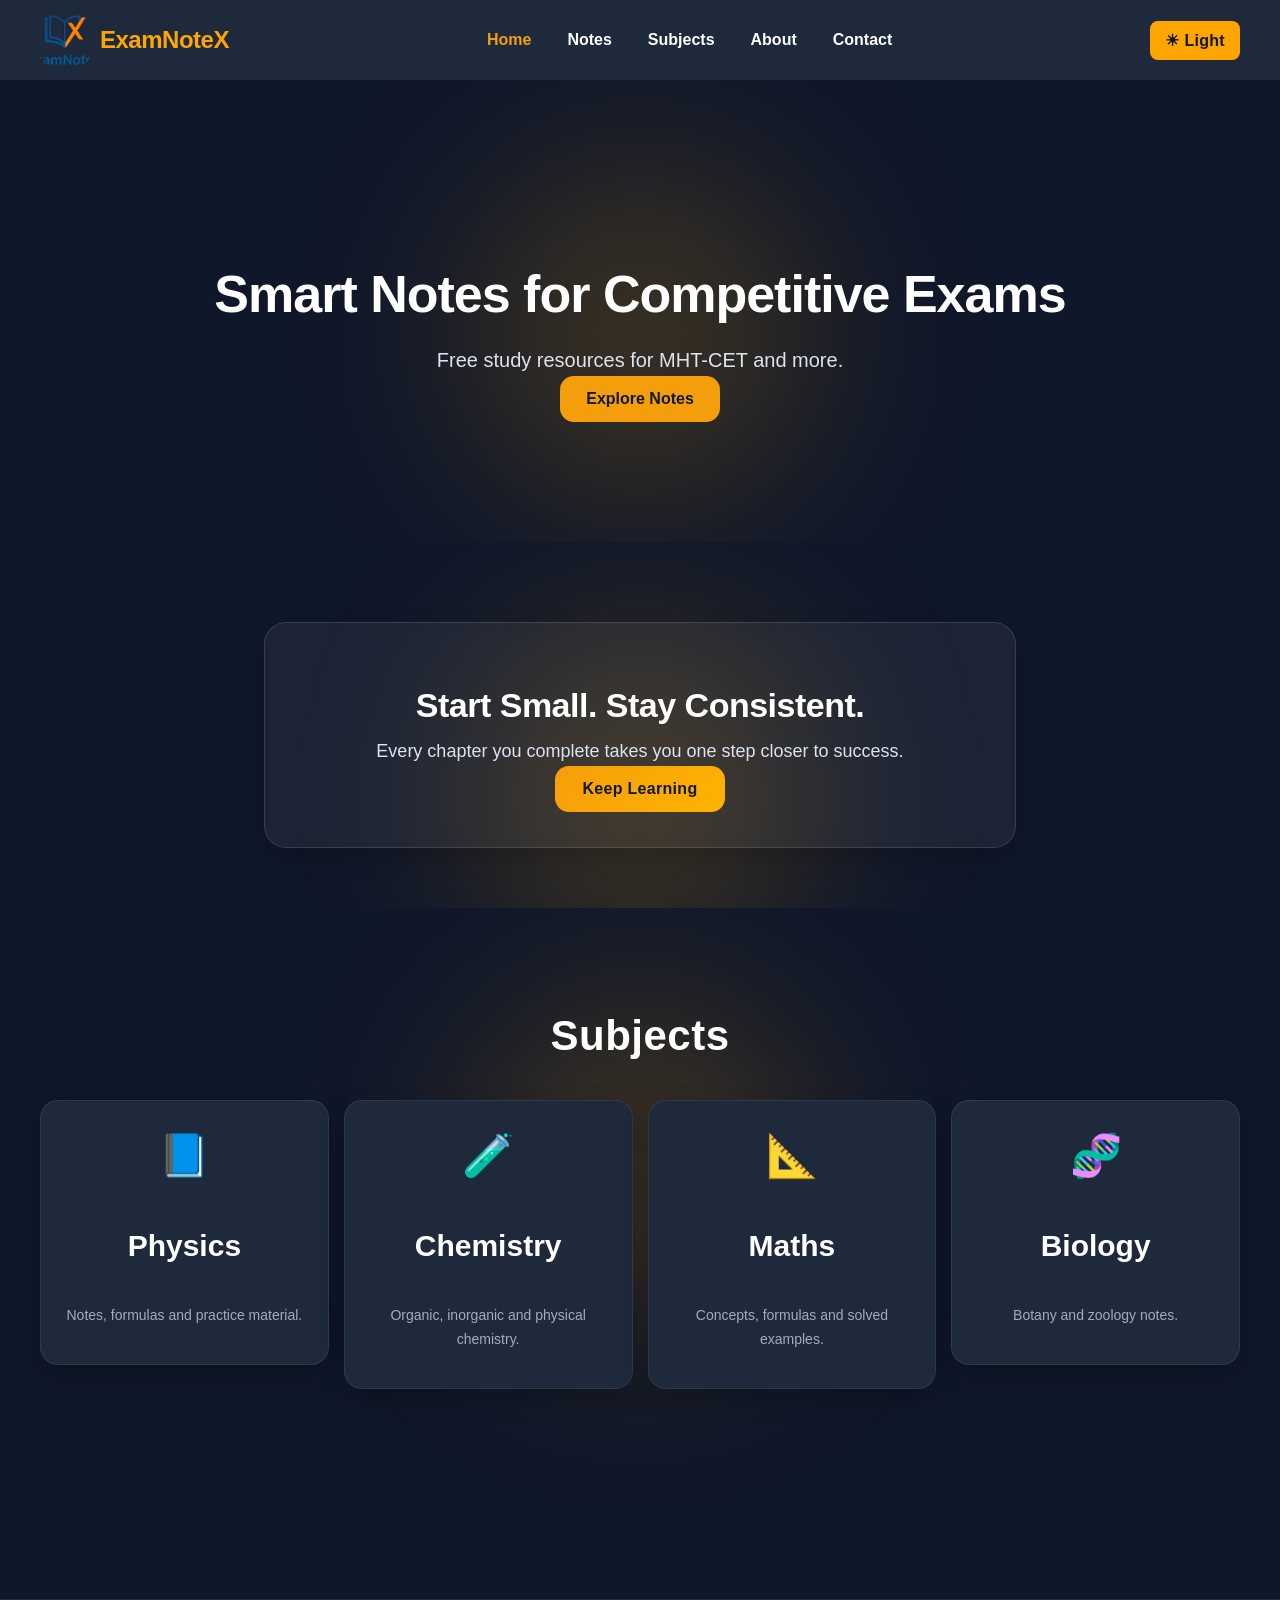
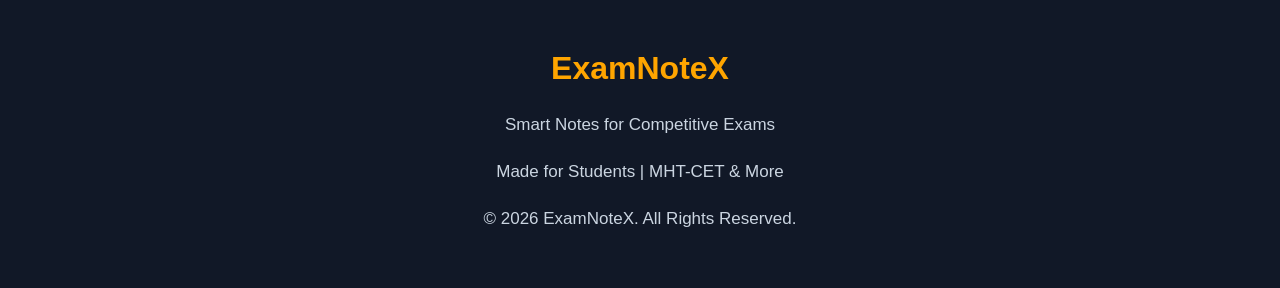
<file: index.html>
<!DOCTYPE html>
<html lang="en">  
<head>
  <meta name="google-site-verification" content="WePYpNzc85PpRdTRiaks_hO9lWOfAYYCz_d6ygVUNQ8" />
  <meta charset="UTF-8">
  <meta name="viewport" content="width=device-width, initial-scale=1.0">
  <title>ExamNoteX</title>
  <link rel="stylesheet" href="style.css">
</head>
<body>

  <nav>
    <div class="brand">
<img src="logo.jpg" alt="ExamNoteX Logo">
<h2>ExamNoteX</h2>
</div>
    <ul>
  <li><a href="index.html" class="active">Home</a></li>
  <li><a href="notes.html">Notes</a></li>
  <li><a href="subjects.html">Subjects</a></li>
  <li><a href="about.html">About</a></li>
  <li><a href="contact.html">Contact</a></li>
</ul>

<button id="themeToggle">☀️ Light</button>
  </nav>

  <section>
    <h1>Smart Notes for Competitive Exams</h1>
    <p>Free study resources for MHT-CET and more.</p>
    <a href="notes.html" class="hero-btn">Explore Notes</a>
  </section>
<section class="mood-section">
  <div class="mood-box">
    <h2>Start Small. Stay Consistent.</h2>
    <p>Every chapter you complete takes you one step closer to success.</p>
    <button>Keep Learning</button>
  </div>
</section>
<section class="subjects">
  <h2>Subjects</h2>

  <div class="cards-container">

    <a href="physics.html" class="card-link">
      <div class="card">
        <span>📘</span>
        <h3>Physics</h3>
        <p>Notes, formulas and practice material.</p>
      </div>
    </a>

    <a href="chemistry.html" class="card-link">
      <div class="card">
        <span>🧪</span>
        <h3>Chemistry</h3>
        <p>Organic, inorganic and physical chemistry.</p>
      </div>
    </a>

    <a href="maths.html" class="card-link">
      <div class="card">
        <span>📐</span>
        <h3>Maths</h3>
        <p>Concepts, formulas and solved examples.</p>
      </div>
    </a>

    <a href="biology.html" class="card-link">
      <div class="card">
        <span>🧬</span>
        <h3>Biology</h3>
        <p>Botany and zoology notes.</p>
      </div>
    </a>

  </div>
</section>

<footer>
  <h3>ExamNoteX</h3>
  <p>Smart Notes for Competitive Exams</p>
  <p>Made for Students | MHT-CET & More</p>
  <p>© 2026 ExamNoteX. All Rights Reserved.</p>
</footer>
 <script src="script.js"></script>
</body>
</html>
</file>
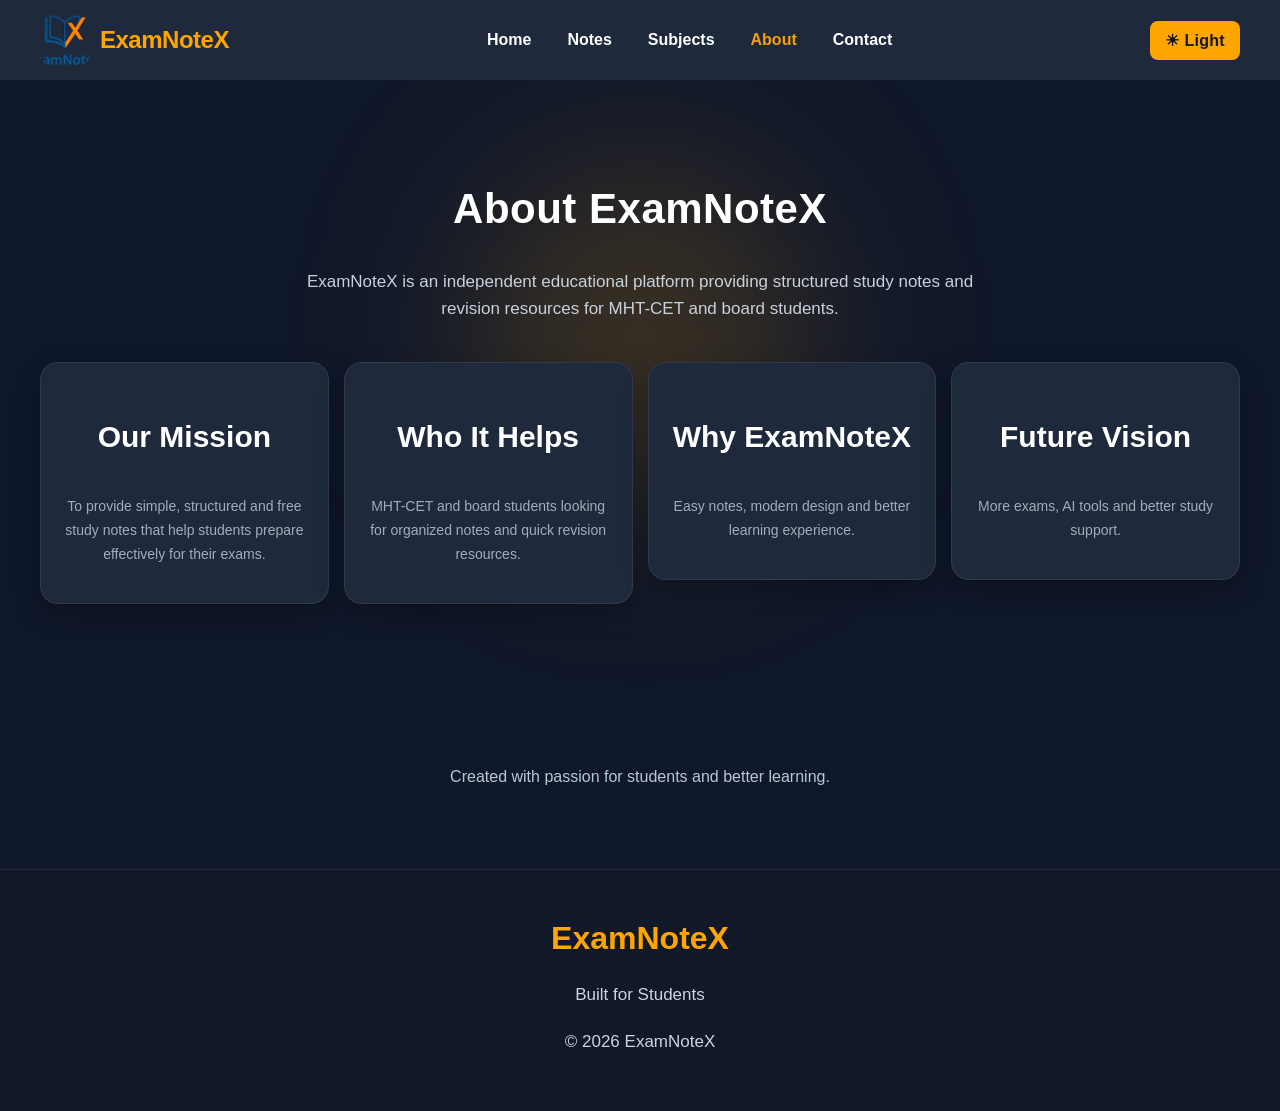
<file: about.html>
<!DOCTYPE html>
<html lang="en">
<head>
  <meta charset="UTF-8">
  <meta name="viewport" content="width=device-width, initial-scale=1.0">
  <title>About - ExamNoteX</title>
  <link rel="stylesheet" href="style.css">
</head>
<body>

<nav>
  <div class="brand">
    <img src="logo.jpg" alt="Logo">
    <h2>ExamNoteX</h2>
  </div>

  <ul>
  <li><a href="index.html">Home</a></li>
  <li><a href="notes.html">Notes</a></li>
  <li><a href="subjects.html">Subjects</a></li>
  <li><a href="about.html" class="active">About</a></li>
  <li><a href="contact.html">Contact</a></li>
</ul>
  <button id="themeToggle">☀️ Light</button>
</nav>

<section class="subjects">
  <h2>About ExamNoteX</h2>
  <p class="page-subtitle">ExamNoteX is an independent educational platform providing structured study notes and revision resources for MHT-CET and board students.</p>

  <div class="cards-container">

    <div class="card">
      <h3>Our Mission</h3>
      <p>To provide simple, structured and free study notes that help students prepare effectively for their exams.</p>
    </div>

    <div class="card">
      <h3>Who It Helps</h3>
      <p>MHT-CET and board students looking for organized notes and quick revision resources.</p>
    </div>

    <div class="card">
      <h3>Why ExamNoteX</h3>
      <p>Easy notes, modern design and better learning experience.</p>
    </div>

    <div class="card">
      <h3>Future Vision</h3>
      <p>More exams, AI tools and better study support.</p>
    </div>

  </div>
</section>
<p class="mini-note">Created with passion for students and better learning.</p>

<footer>
  <h3>ExamNoteX</h3>
  <p>Built for Students</p>
  <p>© 2026 ExamNoteX</p>
</footer>

<script src="script.js"></script>
</body>
</html>
</file>
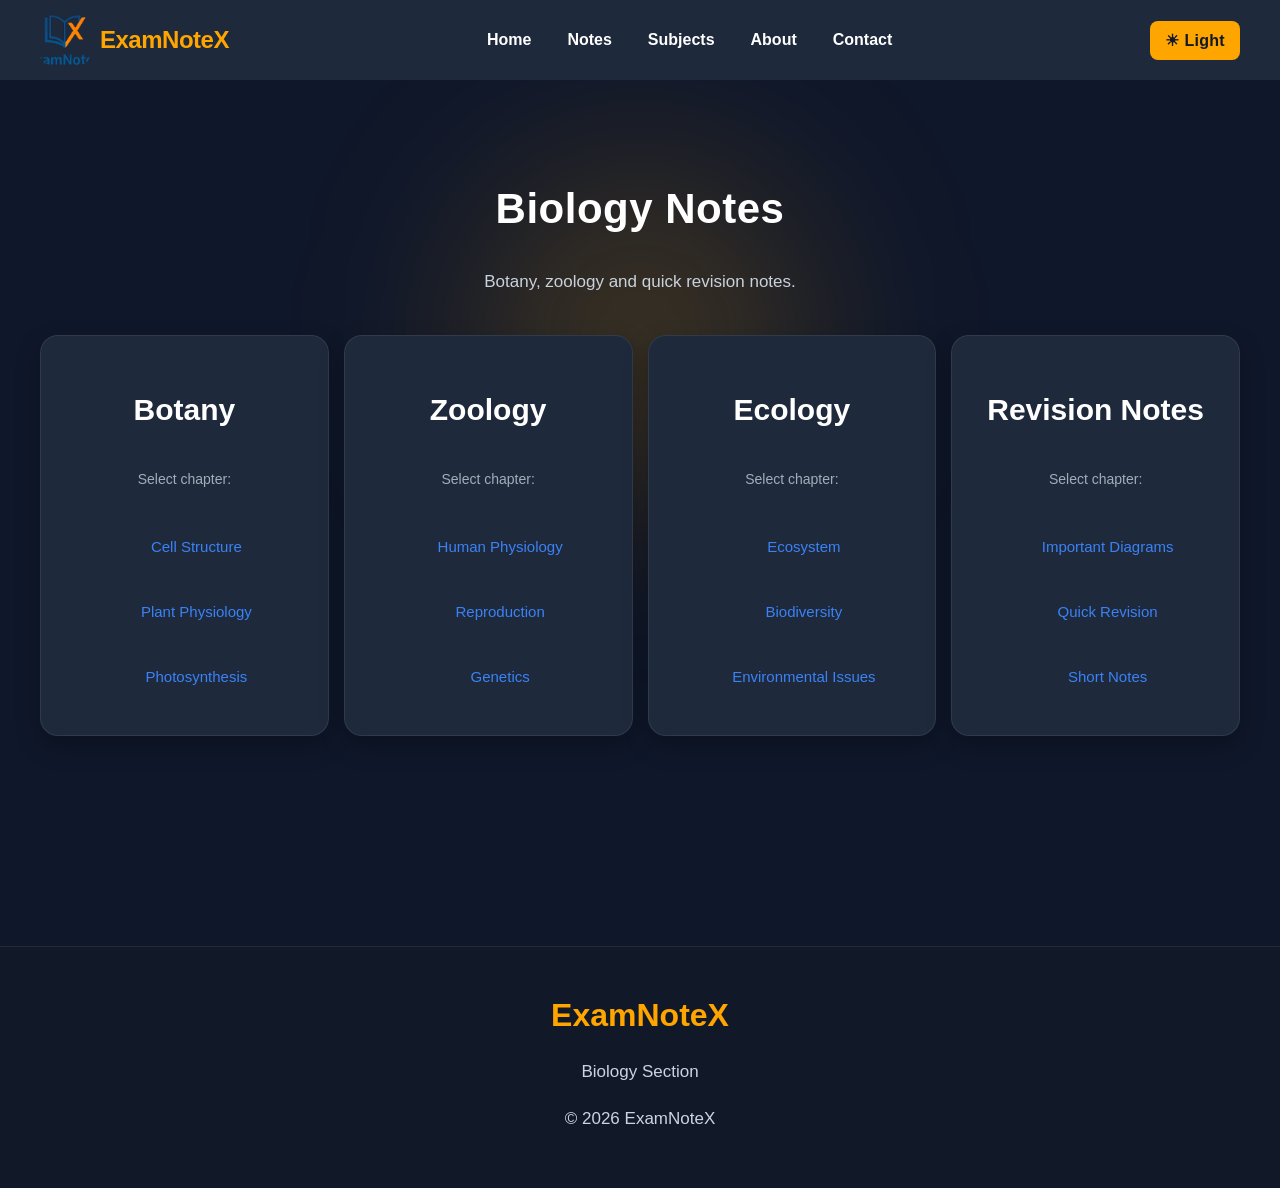
<file: biology.html>
<!DOCTYPE html>
<html lang="en">
<head>
  <meta charset="UTF-8">
  <meta name="viewport" content="width=device-width, initial-scale=1.0">
  <title>Biology - ExamNoteX</title>
  <link rel="stylesheet" href="style.css">
</head>
<body>

<nav>
  <div class="brand">
    <img src="logo.jpg" alt="Logo">
    <h2>ExamNoteX</h2>
  </div>

  <ul>
  <li><a href="index.html">Home</a></li>
  <li><a href="notes.html">Notes</a></li>
  <li><a href="subjects.html">Subjects</a></li>
  <li><a href="about.html">About</a></li>
  <li><a href="contact.html">Contact</a></li>
</ul>

  <button id="themeToggle">☀️ Light</button>
</nav>

<section class="subjects">
  <h2>Biology Notes</h2>
  <p class="page-subtitle">Botany, zoology and quick revision notes.</p>

  <div class="cards-container">

    <div class="card">
      <h3>Botany</h3>
      <p>Select chapter:</p>

      <ul class="chapter-list">
        <li><a href="#">Cell Structure</a></li>
        <li><a href="#">Plant Physiology</a></li>
        <li><a href="#">Photosynthesis</a></li>
      </ul>
    </div>

    <div class="card">
      <h3>Zoology</h3>
      <p>Select chapter:</p>

      <ul class="chapter-list">
        <li><a href="#">Human Physiology</a></li>
        <li><a href="#">Reproduction</a></li>
        <li><a href="#">Genetics</a></li>
      </ul>
    </div>

    <div class="card">
      <h3>Ecology</h3>
      <p>Select chapter:</p>

      <ul class="chapter-list">
        <li><a href="#">Ecosystem</a></li>
        <li><a href="#">Biodiversity</a></li>
        <li><a href="#">Environmental Issues</a></li>
      </ul>
    </div>

    <div class="card">
      <h3>Revision Notes</h3>
      <p>Select chapter:</p>

      <ul class="chapter-list">
        <li><a href="#">Important Diagrams</a></li>
        <li><a href="#">Quick Revision</a></li>
        <li><a href="#">Short Notes</a></li>
      </ul>
    </div>

  </div>
</section>

<footer>
  <h3>ExamNoteX</h3>
  <p>Biology Section</p>
  <p>© 2026 ExamNoteX</p>
</footer>

<script src="script.js"></script>
</body>
</html>
</file>
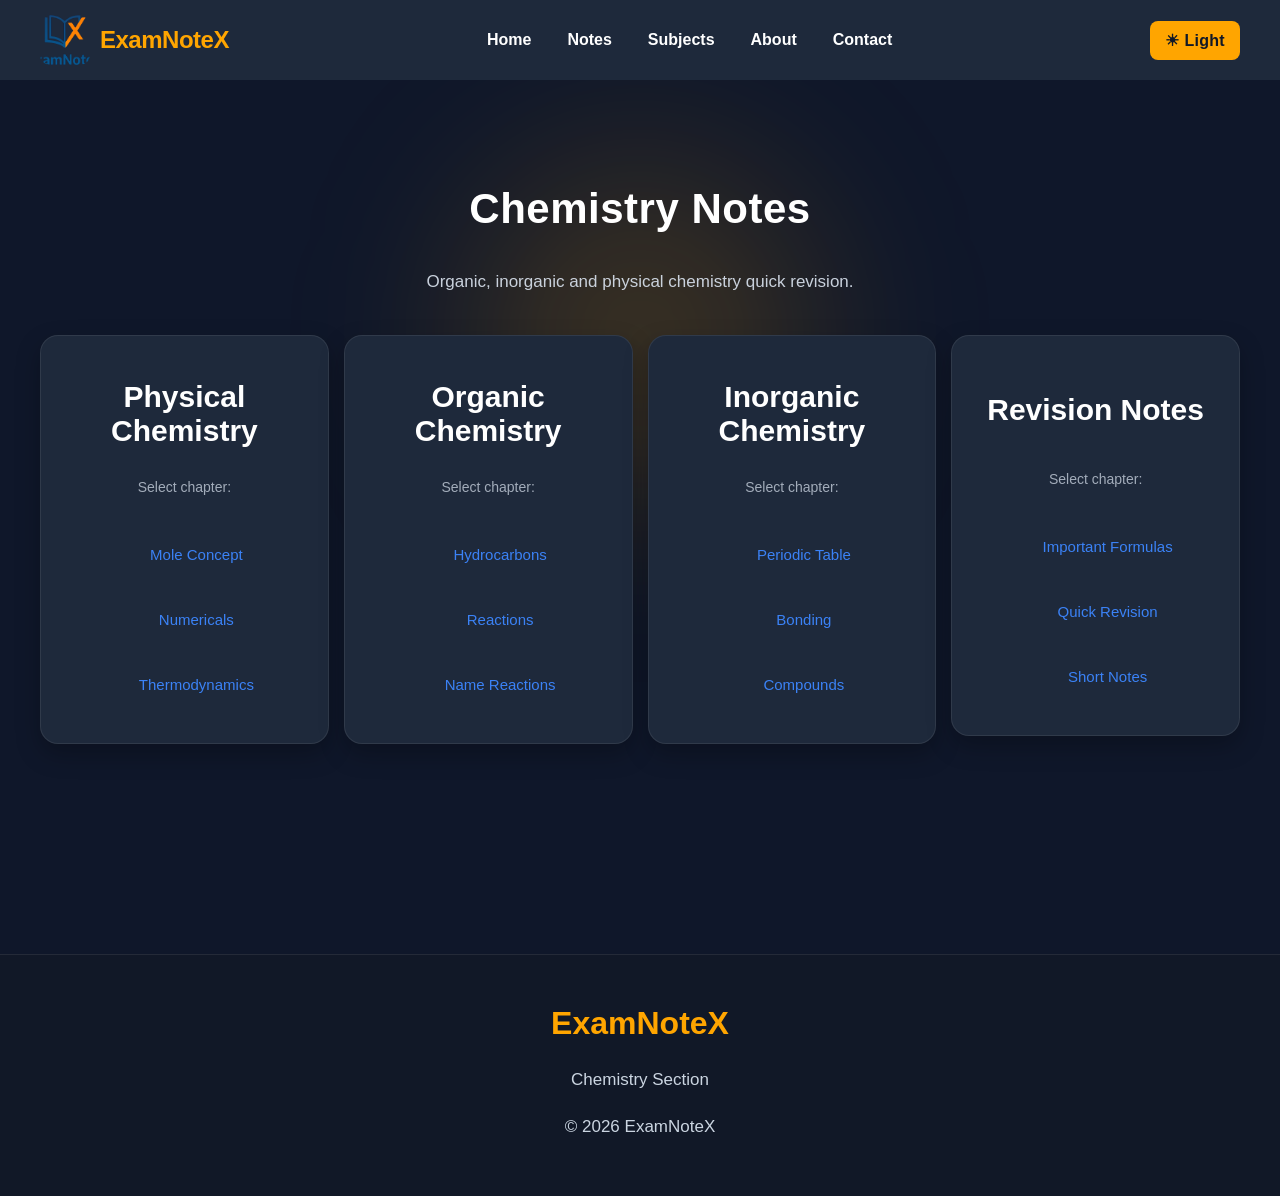
<file: chemistry.html>
<!DOCTYPE html>
<html lang="en">
<head>
  <meta charset="UTF-8">
  <meta name="viewport" content="width=device-width, initial-scale=1.0">
  <title>Chemistry - ExamNoteX</title>
  <link rel="stylesheet" href="style.css">
</head>
<body>

<nav>
  <div class="brand">
    <img src="logo.jpg" alt="Logo">
    <h2>ExamNoteX</h2>
  </div>

  <ul>
  <li><a href="index.html">Home</a></li>
  <li><a href="notes.html">Notes</a></li>
  <li><a href="subjects.html">Subjects</a></li>
  <li><a href="about.html">About</a></li>
  <li><a href="contact.html">Contact</a></li>
</ul>

  <button id="themeToggle">☀️ Light</button>
</nav>

<section class="subjects">
  <h2>Chemistry Notes</h2>
<p class="page-subtitle">Organic, inorganic and physical chemistry quick revision.</p>

 <div class="cards-container">

  <div class="card">
    <h3>Physical Chemistry</h3>
    <p>Select chapter:</p>

    <ul class="chapter-list">
      <li><a href="#">Mole Concept</a></li>
      <li><a href="#">Numericals</a></li>
      <li><a href="#">Thermodynamics</a></li>
    </ul>
  </div>

  <div class="card">
    <h3>Organic Chemistry</h3>
    <p>Select chapter:</p>

    <ul class="chapter-list">
      <li><a href="#">Hydrocarbons</a></li>
      <li><a href="#">Reactions</a></li>
      <li><a href="#">Name Reactions</a></li>
    </ul>
  </div>

  <div class="card">
    <h3>Inorganic Chemistry</h3>
    <p>Select chapter:</p>

    <ul class="chapter-list">
      <li><a href="#">Periodic Table</a></li>
      <li><a href="#">Bonding</a></li>
      <li><a href="#">Compounds</a></li>
    </ul>
  </div>

  <div class="card">
    <h3>Revision Notes</h3>
    <p>Select chapter:</p>

    <ul class="chapter-list">
      <li><a href="#">Important Formulas</a></li>
      <li><a href="#">Quick Revision</a></li>
      <li><a href="#">Short Notes</a></li>
    </ul>
  </div>

</div>
</section>

<footer>
  <h3>ExamNoteX</h3>
  <p>Chemistry Section</p>
  <p>© 2026 ExamNoteX</p>
</footer>

<script src="script.js"></script>
</body>
</html>
</file>
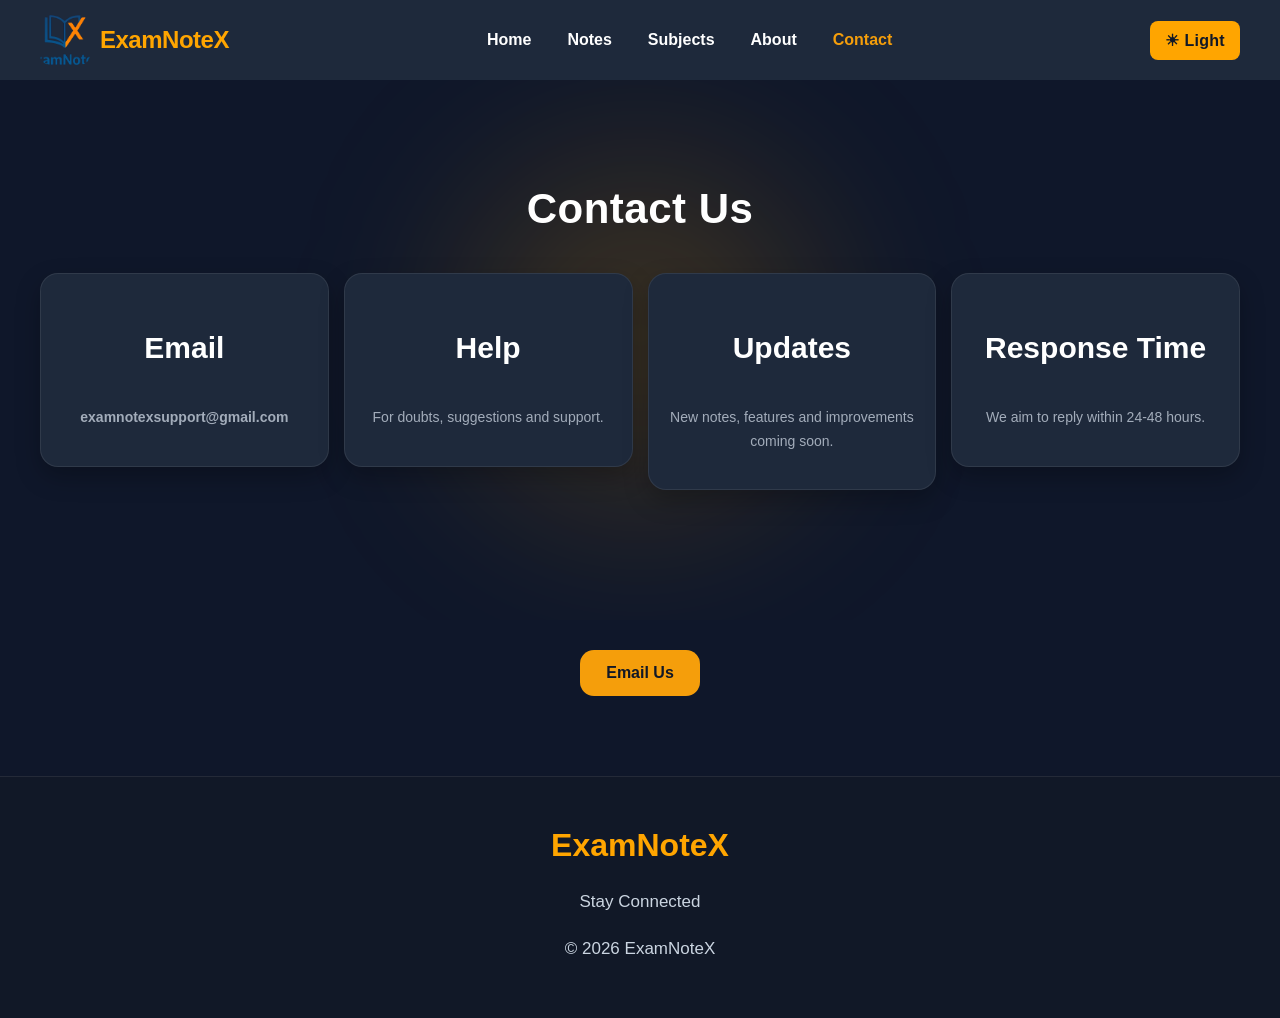
<file: contact.html>
<!DOCTYPE html>
<html lang="en">
<head>
  <meta charset="UTF-8">
  <meta name="viewport" content="width=device-width, initial-scale=1.0">
  <title>Contact - ExamNoteX</title>
  <link rel="stylesheet" href="style.css">
</head>
<body>

<nav>
  <div class="brand">
    <img src="logo.jpg" alt="Logo">
    <h2>ExamNoteX</h2>
  </div>

  <ul>
  <li><a href="index.html">Home</a></li>
  <li><a href="notes.html">Notes</a></li>
  <li><a href="subjects.html">Subjects</a></li>
  <li><a href="about.html">About</a></li>
  <li><a href="contact.html" class="active">Contact</a></li>
</ul>

  <button id="themeToggle">☀️ Light</button>
</nav>

<section class="subjects">
  <h2>Contact Us</h2>

  <div class="cards-container">

    <div class="card">
      <h3>Email</h3>
      <p><a href="mailto:examnotexsupport@gmail.com" class="contact-link">examnotexsupport@gmail.com</a></p>
    </div>

    <div class="card">
      <h3>Help</h3>
      <p>For doubts, suggestions and support.</p>
    </div>

    <div class="card">
      <h3>Updates</h3>
      <p>New notes, features and improvements coming soon.</p>
    </div>

    <div class="card">
      <h3>Response Time</h3>
      <p>We aim to reply within 24-48 hours.</p>
    </div>

  </div>
</section>
<div class="contact-cta">
  <a href="mailto:examnotexsupport@gmail.com" class="hero-btn">Email Us</a>
</div>

<footer>
  <h3>ExamNoteX</h3>
  <p>Stay Connected</p>
  <p>© 2026 ExamNoteX</p>
</footer>

<script src="script.js"></script>
</body>
</html>
</file>
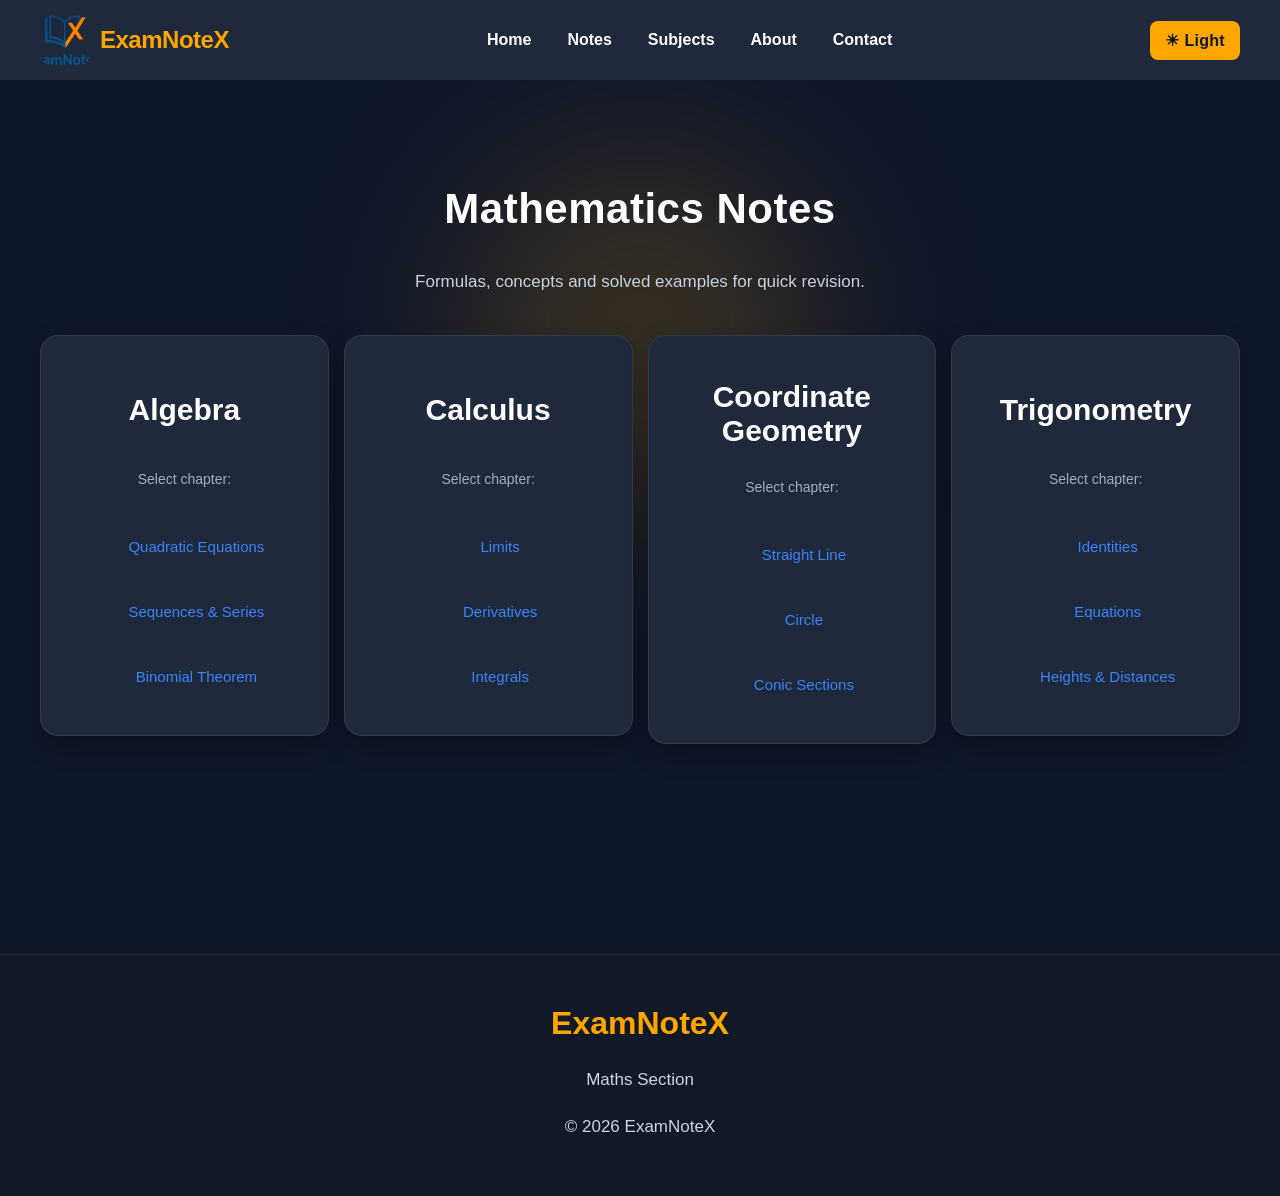
<file: maths.html>
<!DOCTYPE html>
<html lang="en">
<head>
  <meta charset="UTF-8">
  <meta name="viewport" content="width=device-width, initial-scale=1.0">
  <title>Maths - ExamNoteX</title>
  <link rel="stylesheet" href="style.css">
</head>
<body>

<nav>
  <div class="brand">
    <img src="logo.jpg" alt="Logo">
    <h2>ExamNoteX</h2>
  </div>

 <ul>
  <li><a href="index.html">Home</a></li>
  <li><a href="notes.html">Notes</a></li>
  <li><a href="subjects.html">Subjects</a></li>
  <li><a href="about.html">About</a></li>
  <li><a href="contact.html">Contact</a></li>
</ul>

  <button id="themeToggle">☀️ Light</button>
</nav>

<section class="subjects">
  <h2>Mathematics Notes</h2>
  <p class="page-subtitle">Formulas, concepts and solved examples for quick revision.</p>

  <div class="cards-container">

    <div class="card">
      <h3>Algebra</h3>
      <p>Select chapter:</p>

      <ul class="chapter-list">
        <li><a href="#">Quadratic Equations</a></li>
        <li><a href="#">Sequences & Series</a></li>
        <li><a href="#">Binomial Theorem</a></li>
      </ul>
    </div>

    <div class="card">
      <h3>Calculus</h3>
      <p>Select chapter:</p>

      <ul class="chapter-list">
        <li><a href="#">Limits</a></li>
        <li><a href="#">Derivatives</a></li>
        <li><a href="#">Integrals</a></li>
      </ul>
    </div>

    <div class="card">
      <h3>Coordinate Geometry</h3>
      <p>Select chapter:</p>

      <ul class="chapter-list">
        <li><a href="#">Straight Line</a></li>
        <li><a href="#">Circle</a></li>
        <li><a href="#">Conic Sections</a></li>
      </ul>
    </div>

    <div class="card">
      <h3>Trigonometry</h3>
      <p>Select chapter:</p>

      <ul class="chapter-list">
        <li><a href="#">Identities</a></li>
        <li><a href="#">Equations</a></li>
        <li><a href="#">Heights & Distances</a></li>
      </ul>
    </div>

  </div>
</section>
<footer>
  <h3>ExamNoteX</h3>
  <p>Maths Section</p>
  <p>© 2026 ExamNoteX</p>
</footer>

<script src="script.js"></script>
</body>
</html>
</file>
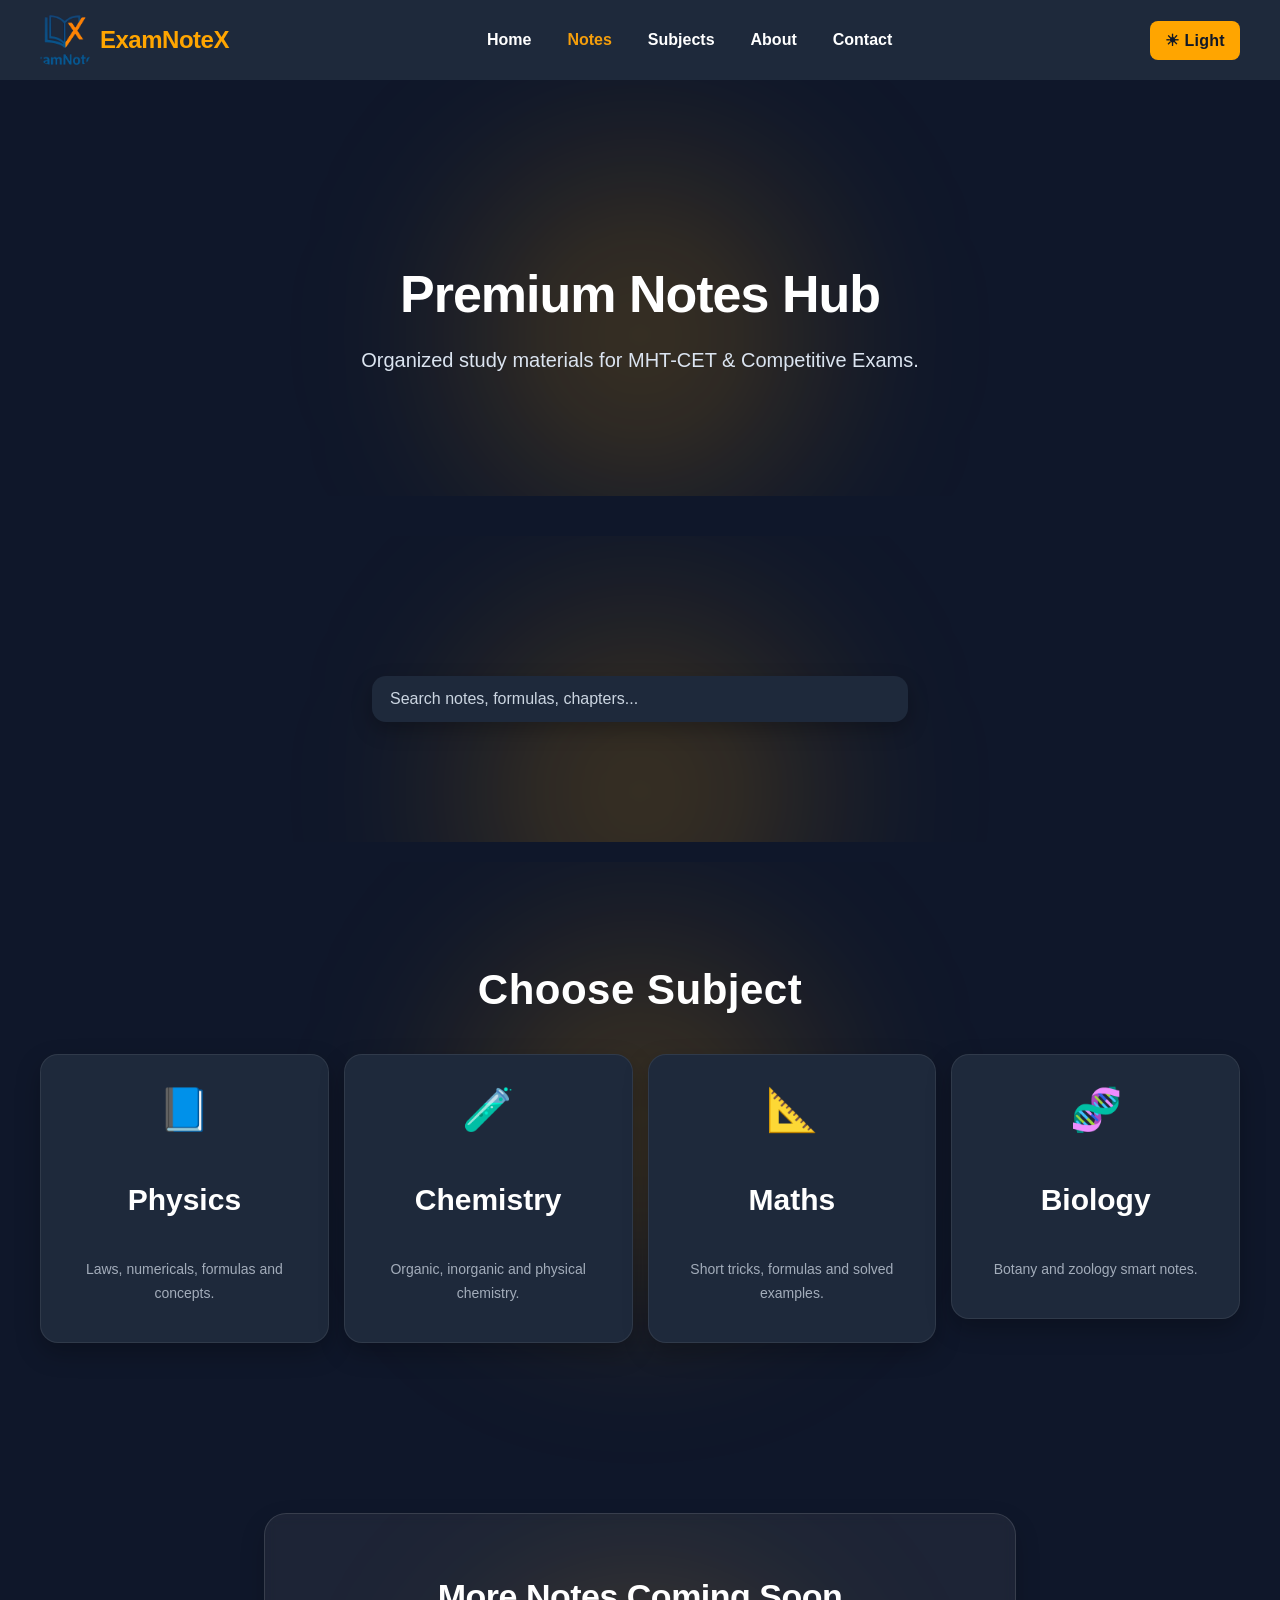
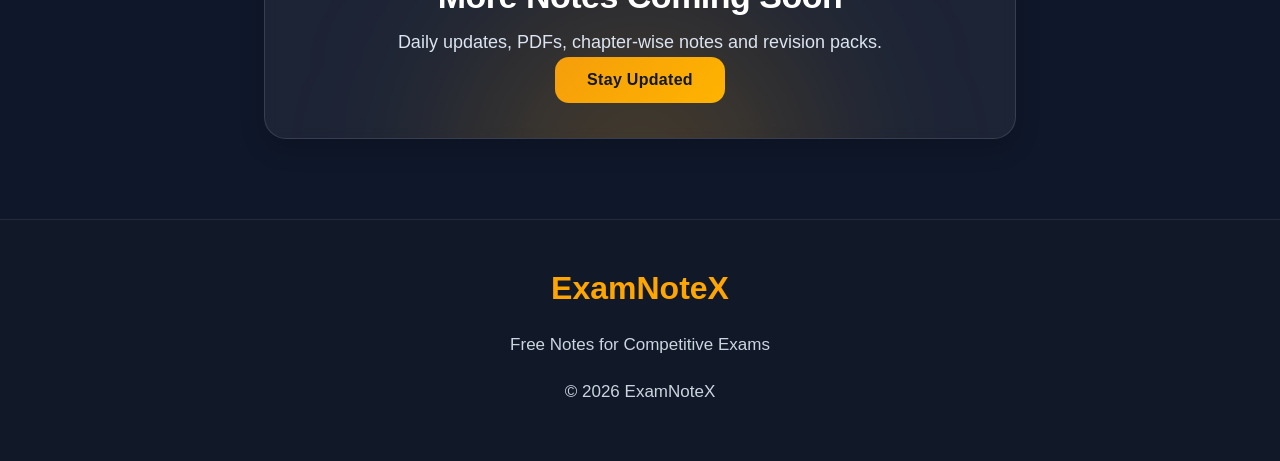
<file: notes.html>
<!DOCTYPE html>
<html lang="en">
<head>
  <meta charset="UTF-8">
  <meta name="viewport" content="width=device-width, initial-scale=1.0">
  <title>Notes - ExamNoteX</title>
  <link rel="stylesheet" href="style.css">
</head>
<body>

<nav>
  <div class="brand">
    <img src="logo.jpg" alt="Logo">
    <h2>ExamNoteX</h2>
  </div>

 <ul>
  <li><a href="index.html">Home</a></li>
  <li><a href="notes.html" class="active">Notes</a></li>
  <li><a href="subjects.html">Subjects</a></li>
  <li><a href="about.html">About</a></li>
  <li><a href="contact.html">Contact</a></li>
</ul>

  <button id="themeToggle">☀️ Light</button>
</nav>

<section class="notes-hero">
  <h1>Premium Notes Hub</h1>
  <p>Organized study materials for MHT-CET & Competitive Exams.</p>
</section>

<section class="notes-search">
  <input type="text" id="searchInput" placeholder="Search notes, formulas, chapters...">
</section>

<p id="noResults" style="display:none; text-align:center; margin-top:20px;">No notes found.</p>

<section class="subjects">
  <h2>Choose Subject</h2>

  <div class="cards-container">

    <a href="physics.html" class="card-link" data-search="physics laws numericals formulas concepts">
      <div class="card">
        <span>📘</span>
        <h3>Physics</h3>
        <p>Laws, numericals, formulas and concepts.</p>
      </div>
    </a>

    <a href="chemistry.html" class="card-link" data-search="chemistry organic inorganic physical">
      <div class="card">
        <span>🧪</span>
        <h3>Chemistry</h3>
        <p>Organic, inorganic and physical chemistry.</p>
      </div>
    </a>

    <a href="maths.html" class="card-link" data-search="maths formulas tricks solved examples">
      <div class="card">
        <span>📐</span>
        <h3>Maths</h3>
        <p>Short tricks, formulas and solved examples.</p>
      </div>
    </a>

    <a href="biology.html" class="card-link" data-search="biology botany zoology notes smart">
      <div class="card">
        <span>🧬</span>
        <h3>Biology</h3>
        <p>Botany and zoology smart notes.</p>
      </div>
    </a>

  </div>
</section>

<section class="mood-box">
  <h2>More Notes Coming Soon</h2>
  <p>Daily updates, PDFs, chapter-wise notes and revision packs.</p>
  <button>Stay Updated</button>
</section>

<footer>
  <h3>ExamNoteX</h3>
  <p>Free Notes for Competitive Exams</p>
  <p>© 2026 ExamNoteX</p>
</footer>

<script src="script.js"></script>
</body>
</html>
</file>
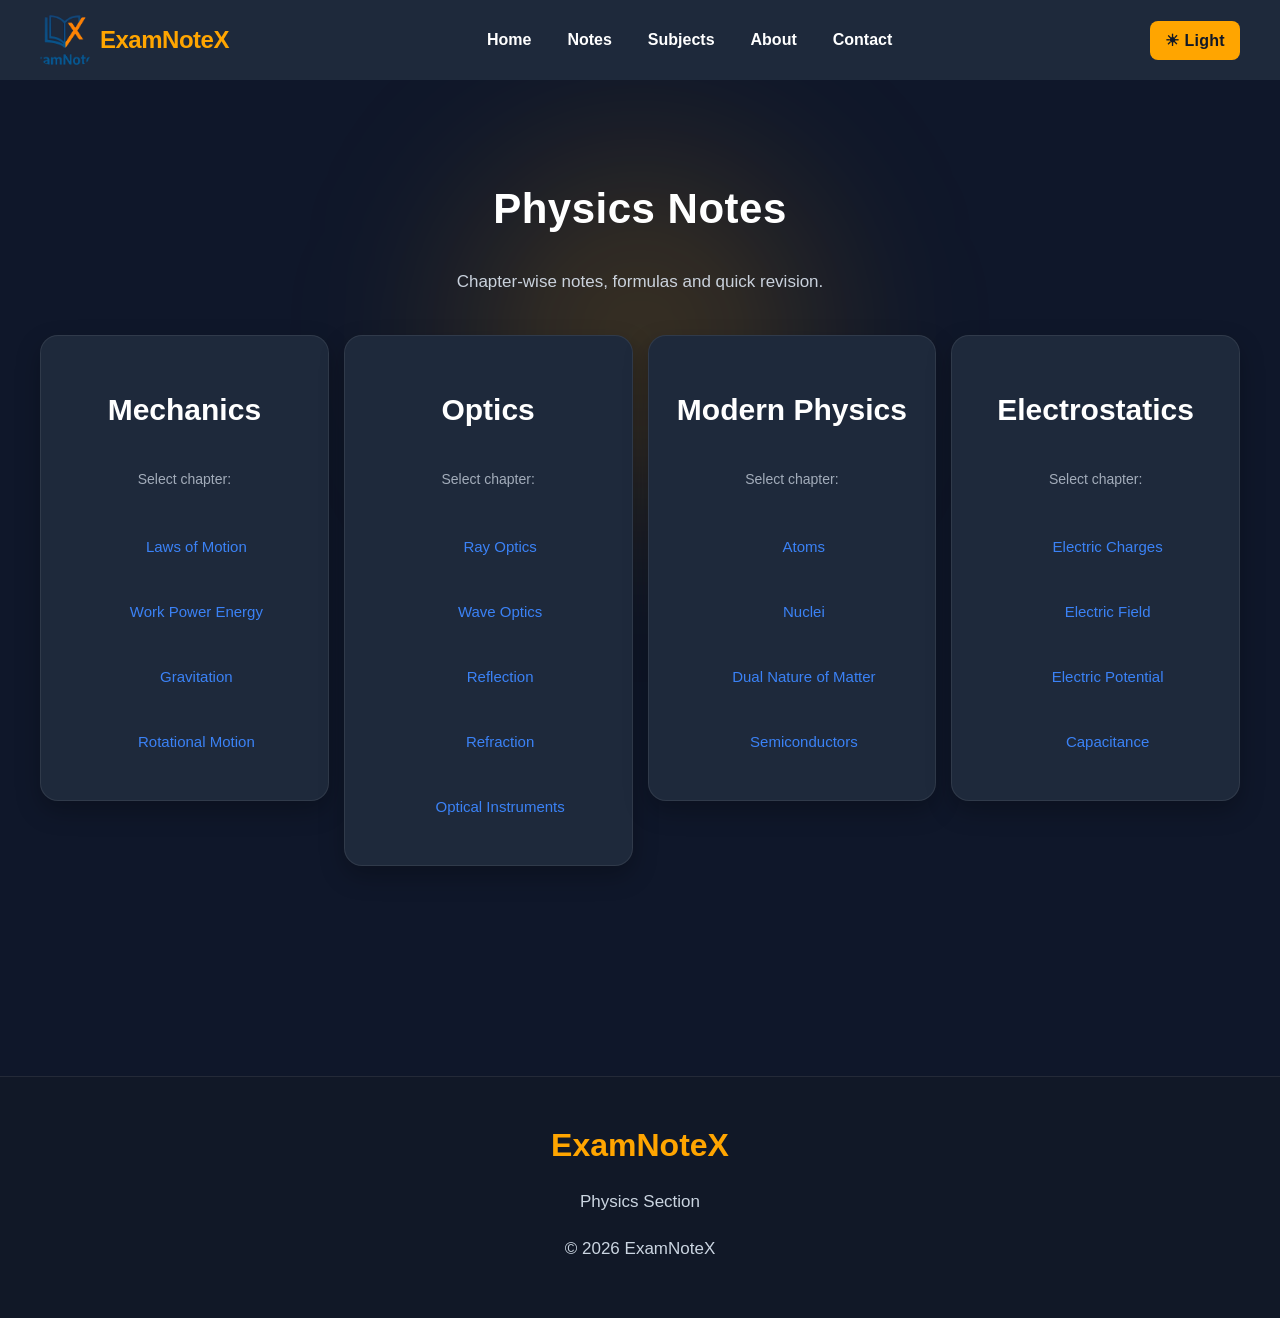
<file: physics.html>
<!DOCTYPE html>
<html lang="en">
<head>
  <meta charset="UTF-8">
  <meta name="viewport" content="width=device-width, initial-scale=1.0">
  <title>Physics - ExamNoteX</title>
  <link rel="stylesheet" href="style.css">
</head>
<body>

<nav>
  <div class="brand">
    <img src="logo.jpg" alt="Logo">
    <h2>ExamNoteX</h2>
  </div>

 <ul>
  <li><a href="index.html">Home</a></li>
  <li><a href="notes.html">Notes</a></li>
  <li><a href="subjects.html">Subjects</a></li>
  <li><a href="about.html">About</a></li>
  <li><a href="contact.html">Contact</a></li>
</ul>

  <button id="themeToggle">☀️ Light</button>
</nav>

<section class="subjects">
  <h2>Physics Notes</h2>
  <p class="page-subtitle">Chapter-wise notes, formulas and quick revision.</p>

  <div class="cards-container">

<div class="card">
  <h3>Mechanics</h3>
  <p>Select chapter:</p>

  <ul class="chapter-list">
    <li><a href="examnotex-laws-of-motion-mht-cet-notes.pdf" target="_blank">Laws of Motion</a></li>
    <li><a href="examnotex-work-power-energy-mht-cet-notes.pdf" target="_blank">Work Power Energy</a></li>
    <li><a href="examnotex-gravitation-mht-cet-notes.pdf" target="_blank">Gravitation</a></li>
    <li><a href="examnotex-rotational-motion-mht-cet-notes.pdf" target="_blank">Rotational Motion</a></li>
  </ul>
</div>

<div class="card">
  <h3>Optics</h3>
  <p>Select chapter:</p>

  <ul class="chapter-list">
    <li><a href="examnotex-ray-optics-mht-cet-notes.pdf" target="_blank">Ray Optics</a></li>
    <li><a href="examnotex-wave-optics-mht-cet-notes.pdf" target="_blank">Wave Optics</a></li>
   <li><a href="examnotex-reflection-mht-cet-notes.pdf" target="_blank">Reflection</a></li>
    <li><a href="examnotex-refraction-mht-cet-notes.pdf" target="_blank">Refraction</a></li>
    <li><a href="examnotex-optical-instruments-mht-cet-notes.pdf" target="_blank">Optical Instruments</a></li>
  </ul>
</div>

<div class="card">
  <h3>Modern Physics</h3>
  <p>Select chapter:</p>

  <ul class="chapter-list">
    <li><a href="examnotex-atoms-mht-cet-notes.pdf" target="_blank">Atoms</a></li>
    <li><a href="examnotex-nuclei-mht-cet-notes.pdf" target="_blank">Nuclei</a></li>
    <li><a href="examnotex-dual-nature-of-matter-mht-cet-notes.pdf" target="_blank">Dual Nature of Matter</a></li>
    <li><a href="examnotex-semiconductors-mht-cet-notes.pdf" target="_blank">Semiconductors</a></li>
  </ul>
</div>

<div class="card">
  <h3>Electrostatics</h3>
  <p>Select chapter:</p>

  <ul class="chapter-list">
    <li><a href="examnotex-electric-charges-mht-cet-notes.pdf" target="_blank">Electric Charges</a></li>
    <li><a href="examnotex-electric-field-mht-cet-notes.pdf" target="_blank">Electric Field</a></li>
    <li><a href="examnotex-electric-potential-mht-cet-notes.pdf" target="_blank">Electric Potential</a></li>
    <li><a href="examnotex-capacitance-mht-cet-notes.pdf" target="_blank">Capacitance</a></li>
  </ul>
</div>
  </div>
</section>

<footer>
  <h3>ExamNoteX</h3>
  <p>Physics Section</p>
  <p>© 2026 ExamNoteX</p>
</footer>

<script src="script.js"></script>
</body>
</html>
</file>
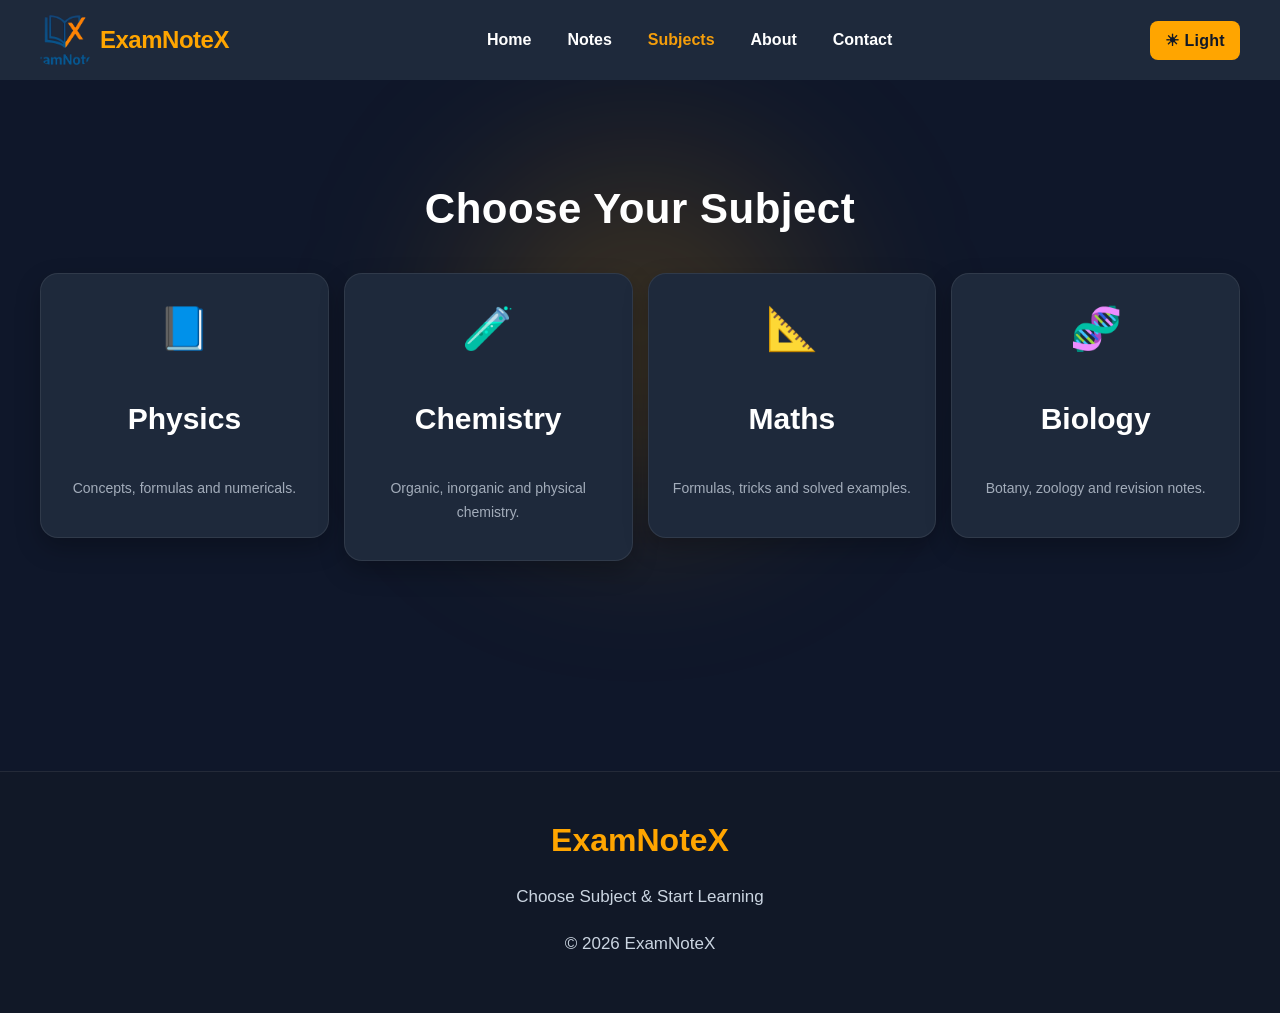
<file: subjects.html>
<!DOCTYPE html>
<html lang="en">
<head>
  <meta charset="UTF-8">
  <meta name="viewport" content="width=device-width, initial-scale=1.0">
  <title>Subjects - ExamNoteX</title>
  <link rel="stylesheet" href="style.css">
</head>
<body>

<nav>
  <div class="brand">
    <img src="logo.jpg" alt="Logo">
    <h2>ExamNoteX</h2>
  </div>

 <ul>
  <li><a href="index.html">Home</a></li>
  <li><a href="notes.html">Notes</a></li>
  <li><a href="subjects.html" class="active">Subjects</a></li>
  <li><a href="about.html">About</a></li>
  <li><a href="contact.html">Contact</a></li>
</ul>

  <button id="themeToggle">☀️ Light</button>
</nav>

<section class="subjects">
  <h2>Choose Your Subject</h2>

  <div class="cards-container">

    <a href="physics.html" class="card-link">
      <div class="card">
        <span>📘</span>
        <h3>Physics</h3>
        <p>Concepts, formulas and numericals.</p>
      </div>
    </a>

    <a href="chemistry.html" class="card-link">
      <div class="card">
        <span>🧪</span>
        <h3>Chemistry</h3>
        <p>Organic, inorganic and physical chemistry.</p>
      </div>
    </a>

    <a href="maths.html" class="card-link">
      <div class="card">
        <span>📐</span>
        <h3>Maths</h3>
        <p>Formulas, tricks and solved examples.</p>
      </div>
    </a>

    <a href="biology.html" class="card-link">
      <div class="card">
        <span>🧬</span>
        <h3>Biology</h3>
        <p>Botany, zoology and revision notes.</p>
      </div>
    </a>

  </div>
</section>

<footer>
  <h3>ExamNoteX</h3>
  <p>Choose Subject & Start Learning</p>
  <p>© 2026 ExamNoteX</p>
</footer>

<script src="script.js"></script>
</body>
</html>
</file>
<file: style.css>
html{
  scroll-behavior:smooth;
}
body{
  margin:0;
  font-family:Arial, sans-serif;
  background:#0f172a;
  color:white;
  animation:fadeIn 0.6s ease;
}
@keyframes fadeIn{
  from{
    opacity:0;
    transform:translateY(8px);
  }
  to{
    opacity:1;
    transform:translateY(0);
  }
}

nav{
  display:flex;
  justify-content:space-between;
  align-items:center;
  padding:15px 40px;
  background:#1e293b;
}

nav h2{
  margin:0;
  color:orange;
}

ul{
  display:flex;
  gap:12px;
  list-style:none;
  margin:0;
  padding:0;
}

li{
  cursor:pointer;
  position:relative;
  padding:8px 12px;
  border-radius:8px;
  transition:0.3s ease;
}
li:hover{
  background:rgba(255,165,0,0.12);
  color:orange;
}

li::after{
  content:"";
  position:absolute;
  left:12px;
  bottom:4px;
  width:0%;
  height:2px;
  background:orange;
  transition:0.3s ease;
}

li:hover::after{
  width:calc(100% - 24px);
}
li.active{
  background:orange;
  color:black;
  font-weight:bold;
}

section{
  text-align:center;
  padding:140px 20px 120px;
  position:relative;
  overflow:hidden;
}

section::before{
  content:"";
  position:absolute;
  width:350px;
  height:350px;
  background:rgba(255,165,0,0.18);
  border-radius:50%;
  filter:blur(90px);
  top:80px;
  left:50%;
  transform:translateX(-50%);
  z-index:0;
}

section *{
  position:relative;
  z-index:1;
}

.light-mode section::before{
  background:linear-gradient(135deg, rgba(255,255,255,0.55), rgba(219,234,254,0.75));
  width:520px;
  height:320px;
  border-radius:24px;
  box-shadow:0 12px 30px rgba(37,99,235,0.12);
  border:1px solid rgba(255,255,255,0.6);
  filter:none;
}

h1{
  font-size:52px;
  margin-bottom:18px;
  max-width:900px;
  margin-left:auto;
  margin-right:auto;
  line-height:1.2;
}

p{
  font-size:20px;
  color:#cbd5e1;
  max-width:700px;
  margin:0 auto;
  line-height:1.6;
}

button{
  padding:14px 26px;
  border:none;
  border-radius:14px;
  font-size:16px;
  font-weight:700;
  cursor:pointer;
  transition:0.3s ease;
}

button:hover{
  transform:translateY(-3px);
  box-shadow:0 12px 24px rgba(255,170,0,0.25);
}

.brand{
  display:flex;
  align-items:center;
  gap:10px;
}

.brand img{
  width:50px;
  height:50px;
  object-fit:cover;
  border-radius:10px;
  transition:0.3s ease;
}

.brand img:hover{
  transform:scale(1.08);
}

#themeToggle{
  padding:10px 15px;
  border:none;
  border-radius:8px;
  background:orange;
  cursor:pointer;
  font-weight:bold;
}

.light-mode{
  background:#f8fafc;
  color:black;
}

.light-mode nav{
  background:#e2e8f0;
}

.light-mode p{
  color:#334155;
}

.light-mode button{
  background:#2563eb;
  color:white;
}
.light-mode li:hover{
  background:rgba(37,99,235,0.12);
  color:#2563eb;
}

.light-mode li::after{
  background:#2563eb;
}

.light-mode li.active{
  background:#2563eb;
  color:white;
}
.light-mode .brand img{
  box-shadow:0 6px 15px rgba(0,0,0,0.08);
}
.subjects{
  padding:110px 20px 90px;
  text-align:center;
}

.subjects h2{
  font-size:42px;
  margin-bottom:35px;
  letter-spacing:0.5px;
}

.cards-container{
  display:grid;
  grid-template-columns: repeat(4, 1fr);
  gap:15px;
  max-width:1200px;
  margin: 40px auto;
  align-items: start;
  padding: 0 20px;
}

.card{
  background:#1e293b;
  padding:30px 20px;
  border-radius:18px;
  transition:0.35s ease;
  cursor: pointer;
  height: auto;
min-height:auto;
display:flex;
flex-direction:column;
justify-content:flex-start;
  gap: 10px;

  align-items:center;
  border: 1px solid rgba(255,255,255,0.08);
  box-shadow: 0 10px 25px rgba(0,0,0,0.25);
  overflow: hidden;
  transition: transform 0.3s ease, box-shadow 0.3s ease;
}

.page-subtitle{
  text-align:center;
  margin-top:10px;
  margin-bottom:30px;
  font-size:18px;
  opacity:0.9;
}

.card-link{
  text-decoration:none;
  color:inherit;
  display:block;
}

.card span{
  font-size:42px;
  display:block;
  margin-bottom:12px;
}

.card h3{
  font-size:30px;
  margin-bottom:12px;
  min-height: 60px;
  display:flex;
  align-items:center;
  justify-content:center;
  
}

.card p{
  font-size:17px;
  line-height:1.7;
  opacity:0.95;
  min-height: 20px;
}

.card:hover{
  transform:translateY(-6px) scale(1.01);
  box-shadow:0 18px 35px rgba(0, 0, 0, 0.28);
}

.light-mode .card{
  background:#ffffff;
  border:1px solid #e2e8f0;
  box-shadow:0 8px 18px rgba(0,0,0,0.06)
}

footer{
  margin-top:80px;
  padding:50px 20px;
  text-align:center;
  background:#111827;
  border-top:1px solid rgba(255,255,255,0.08);

  display:flex;
  flex-direction:column;
  justify-content:center;
  align-items:center;
  gap:10px;
}

footer h3{
  font-size:32px;
  color:orange;
  margin:0 0 10px 0;
}

footer p{
  margin:4px 0;
  font-size:17px;
  color:#cbd5e1;
  line-height:1.7;
}

.light-mode footer{
  background:#e2e8f0;
  border-top:1px solid #cbd5e1;
}

.light-mode footer h3{
  color:#2563eb;
}

.light-mode footer p{
  color:#334155;
}

.card-link{
  text-decoration:none;
  color:inherit;
  display:block;
}
li a{
  text-decoration:none;
  color:white;
}

.light-mode li a{
  color:black;
}
.mood-section{
  padding:40px 20px 20px;
}

.mood-box{
  max-width:700px;
  width:90%;
  margin:40px auto;
  text-align:center;
  padding:35px 25px;
  border-radius:22px;
 background: rgba(255,255,255,0.06);
 border: 1px solid rgba(255,255,255,0.12);
 box-shadow: 0 10px 25px rgba(0,0,0,0.18);
  backdrop-filter:blur(6px);
}

.mood-box h2{
  font-size:34px;
  margin-bottom:12px;
}

.mood-box p{
  font-size:18px;
}

.light-mode .mood-box{
  background:#eaf1fb;
  border:1px solid #cbd5e1;
  box-shadow:0 10px 25px rgba(0,0,0,0.06);
}

section h1{
  letter-spacing:-1px;
}

section p{
  margin-top:12px;
}

section button{
  min-width:170px;
}

html{
  scroll-behavior:smooth;
}

section,
.card,
.mood-box,
footer{
  transition:all 0.35s ease;
}

section{
  scroll-margin-top:90px;
}

.subjects{
  padding-top:70px;
}

.card h3{
  margin:14px 0 10px;
}

.card p{
  line-height:1.7;
}

button{
  font-weight:700;
  letter-spacing:0.3px;
}

h2{
  letter-spacing:-0.5px;
}

body{
  font-family: 'Segoe UI', Tahoma, Geneva, Verdana, sans-serif;
}

h1,h2,h3{
  font-weight:800;
}

p{
  color:#dbe4f0;
}

.light-mode p{
  color:#334155;
}

button{
  background:linear-gradient(135deg,#f59e0b,#ffb300);
  color:#111827;
}

button:hover{
  filter:brightness(1.05);
}

nav a{
  font-weight:600;
}

nav a:hover{
  color:#f59e0b;
}
.notes-search{
  text-align:center;
  margin:40px 0 20px;
}

.notes-search input{
  width:60%;
  max-width:500px;
  padding:14px 18px;
  border:none;
  outline:none;
  border-radius:14px;
  font-size:16px;
  background:#1e293b;
  color:white;
  box-shadow:0 8px 20px rgba(0,0,0,0.25);
}

.notes-search input::placeholder{
  color:#cbd5e1;
}

@media (max-width: 768px){

  nav{
    flex-direction:column;
    align-items:center;
    gap:12px;
    padding:12px 15px;
  }

  .brand{
    flex-direction:column;
    gap:6px;
  }

  .brand img{
    width:42px;
    height:42px;
  }

  nav h2{
    font-size:22px;
  }

  ul{
    display:flex;
    flex-wrap:wrap;
    justify-content:center;
    gap:10px;
  }

  li{
    padding:6px 10px;
    font-size:16px;
  }

  #themeToggle{
    margin-top:8px;
    padding:10px 18px;
    font-size:16px;
  }

  h1{
    font-size:42px;
    line-height:1.25;
  }

  section{
    padding:100px 15px 80px;
  }

  .subjects h2,
  .mood-box h2{
    font-size:28px;
  }

  p{
    font-size:16px;
  }

  .cards-container{
    grid-template-columns:1fr;
    gap:18px;
  }

  .card{
    min-height:auto;
    padding:25px 18px;
  }

.mood-box{
  width:92%;
  margin:30px auto;
  padding:25px 18px;
}

  button{
    width:auto;
    font-size: 15px;
    padding: 13px 22px;
  }

h1{
  font-size:34px;
  line-height:1.2;
  margin-bottom:14px;
}

section p{
  font-size:18px;
  line-height:1.6;
  padding:0 6px;
}

section button{
  padding:14px 24px;
  font-size:17px;
  border-radius:14px;
}
.card:hover{
  transform:translateY(-6px);
}
.card span{
  font-size:36px;
}
footer{
  padding:40px 15px;
}

footer h3{
  font-size:26px;
}

footer p{
  font-size:15px;
}
.notes-search input{
  width:90%;
}
.subjects h2{
  font-size:34px;
}

.card h3{
  font-size:26px;
}

.card p{
  font-size:16px;
}
}
@media (max-width: 480px){

  h1{
    font-size:32px;
    line-height:1.2;
  }

  nav h2{
    font-size:18px;
  }

  ul{
    gap:10px;
  }

  li{
    padding:6px 10px;
    font-size:15px;
  }

  #themeToggle{
    padding:10px 14px;
    font-size:15px;
  }

  .subjects h2,
  .mood-box h2{
    font-size:24px;
  }

}

body,
nav,
.card,
.mood-box,
footer,
button,
input{
  transition:background 0.35s ease, color 0.35s ease, box-shadow 0.35s ease;
}

nav a.active{
  color:#f59e0b;
  font-weight:700;
}

nav a:hover{
  color:#f59e0b;
}

.hero-btn{
  display:inline-block;
  padding:14px 26px;
  background:#f59e0b;
  color:#111827;
  text-decoration:none;
  font-size:16px;
  font-weight:700;
  border-radius:14px;
  transition:0.3s ease;
}

.hero-btn:hover{
  transform:translateY(-3px);
  box-shadow:0 12px 24px rgba(245,158,11,0.28);
}

.page-subtitle{
  text-align:center;
  font-size:17px;
  opacity:0.9;
  margin-top:10px;
  margin-bottom:28px;
}

.mini-note{
  text-align:center;
  margin-top:30px;
  font-size:16px;
  opacity:0.85;
}

.light-mode .mini-note,
.light-mode .page-subtitle{
  color:#374151;
}

.contact-link{
  color:inherit;
  text-decoration:none;
  font-weight:600;
}

.contact-link:hover{
  text-decoration:underline;
}

.contact-cta{
  text-align:center;
  margin-top:30px;
}

.contact-cta a:hover{
  transform:translateY(-3px);
}

/* ===== CHAPTER LIST FIX ===== */
.chapter-list {
  list-style: none;
  padding: 0;
  margin-top: 10px;

  display: flex;
  flex-direction: column;
  gap: 8px;              /* spacing between chapters */
align--items: center;
  width: 100%;

  justify-content: flex-start;
  
  min-height: 140px;
}

.chapter-list li {
  width: 100%;
  text-align: center;
  margin: 6px 0;
}

/* links styling */
.chapter-list a {
  display: inline-block;
  padding: 6px 10px;

  color: #3b82f6;
  text-decoration: none;
  font-size: 15px;

  border-radius: 6px;
  transition: all 0.25s ease;
}

/* hover effect */
.chapter-list a:hover {
  background: rgba(59,130,246,0.15);
  box-shadow: 0 0 10px rgba(59,130,246,0.25);
  transform: scale(1.05);
}

/* ===== CARD ALIGNMENT FIX ===== */
.card {
  display: flex;
  flex-direction: column;
  align-items: center;
  justify-content: flex-start;

  gap: 10px;             /* spacing inside card */
}

/* headings spacing */
.card h3 {
  margin-bottom: 6px;
}

/* subtitle */
.card p {
  font-size: 14px;
  opacity: 0.7;
  margin-bottom: 6px;
}
</file>
